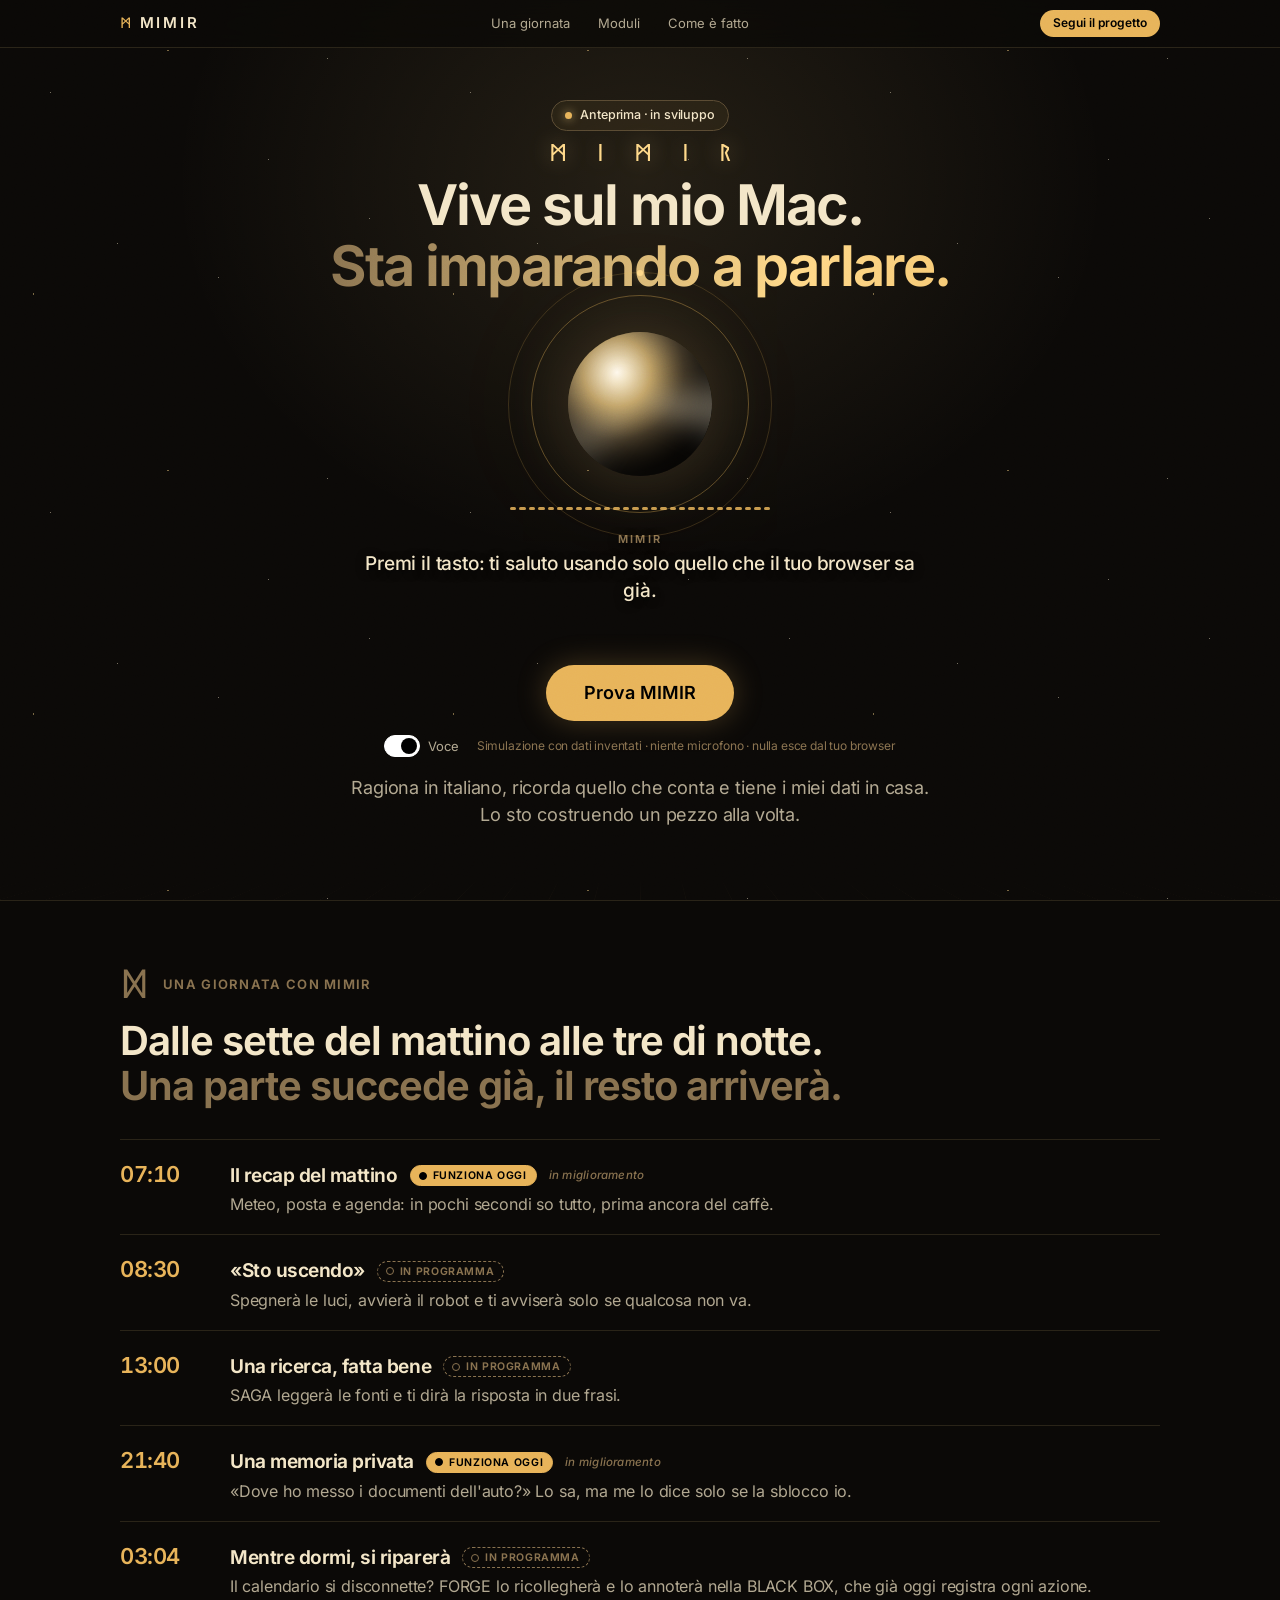
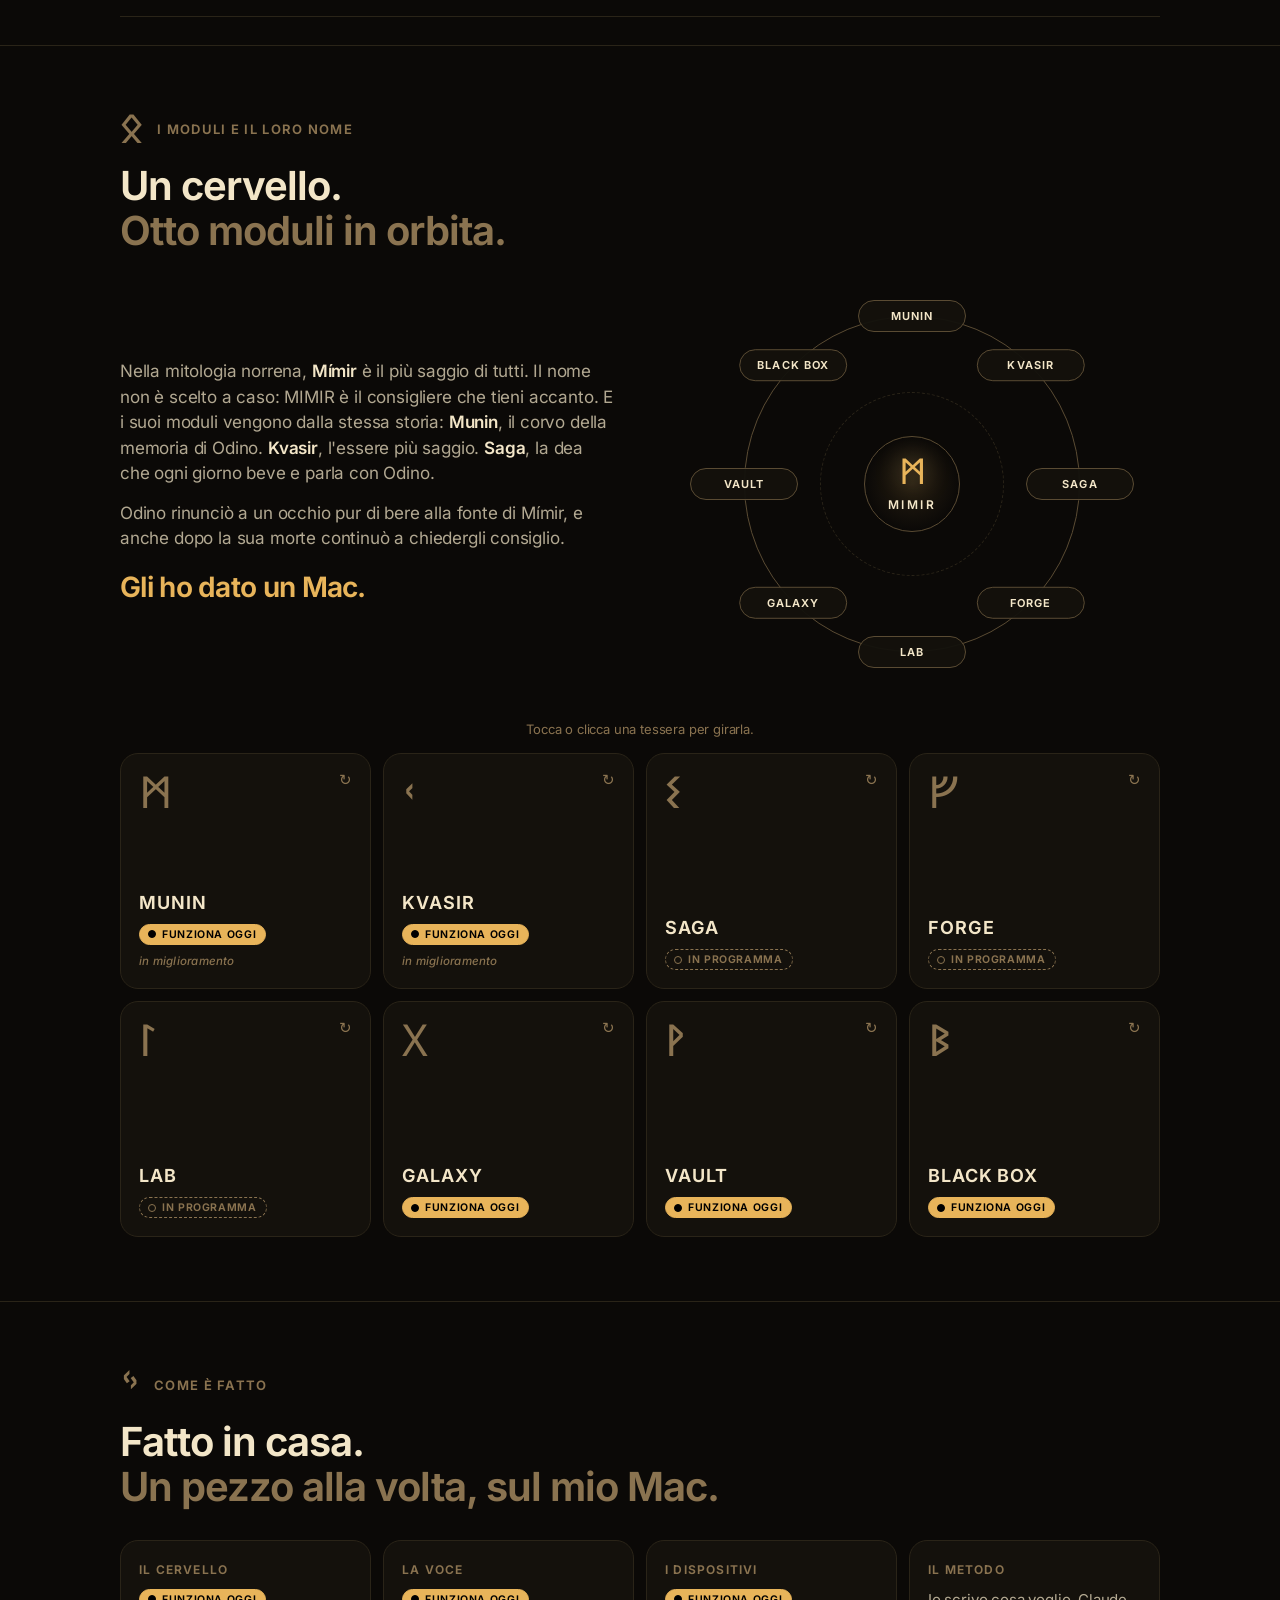
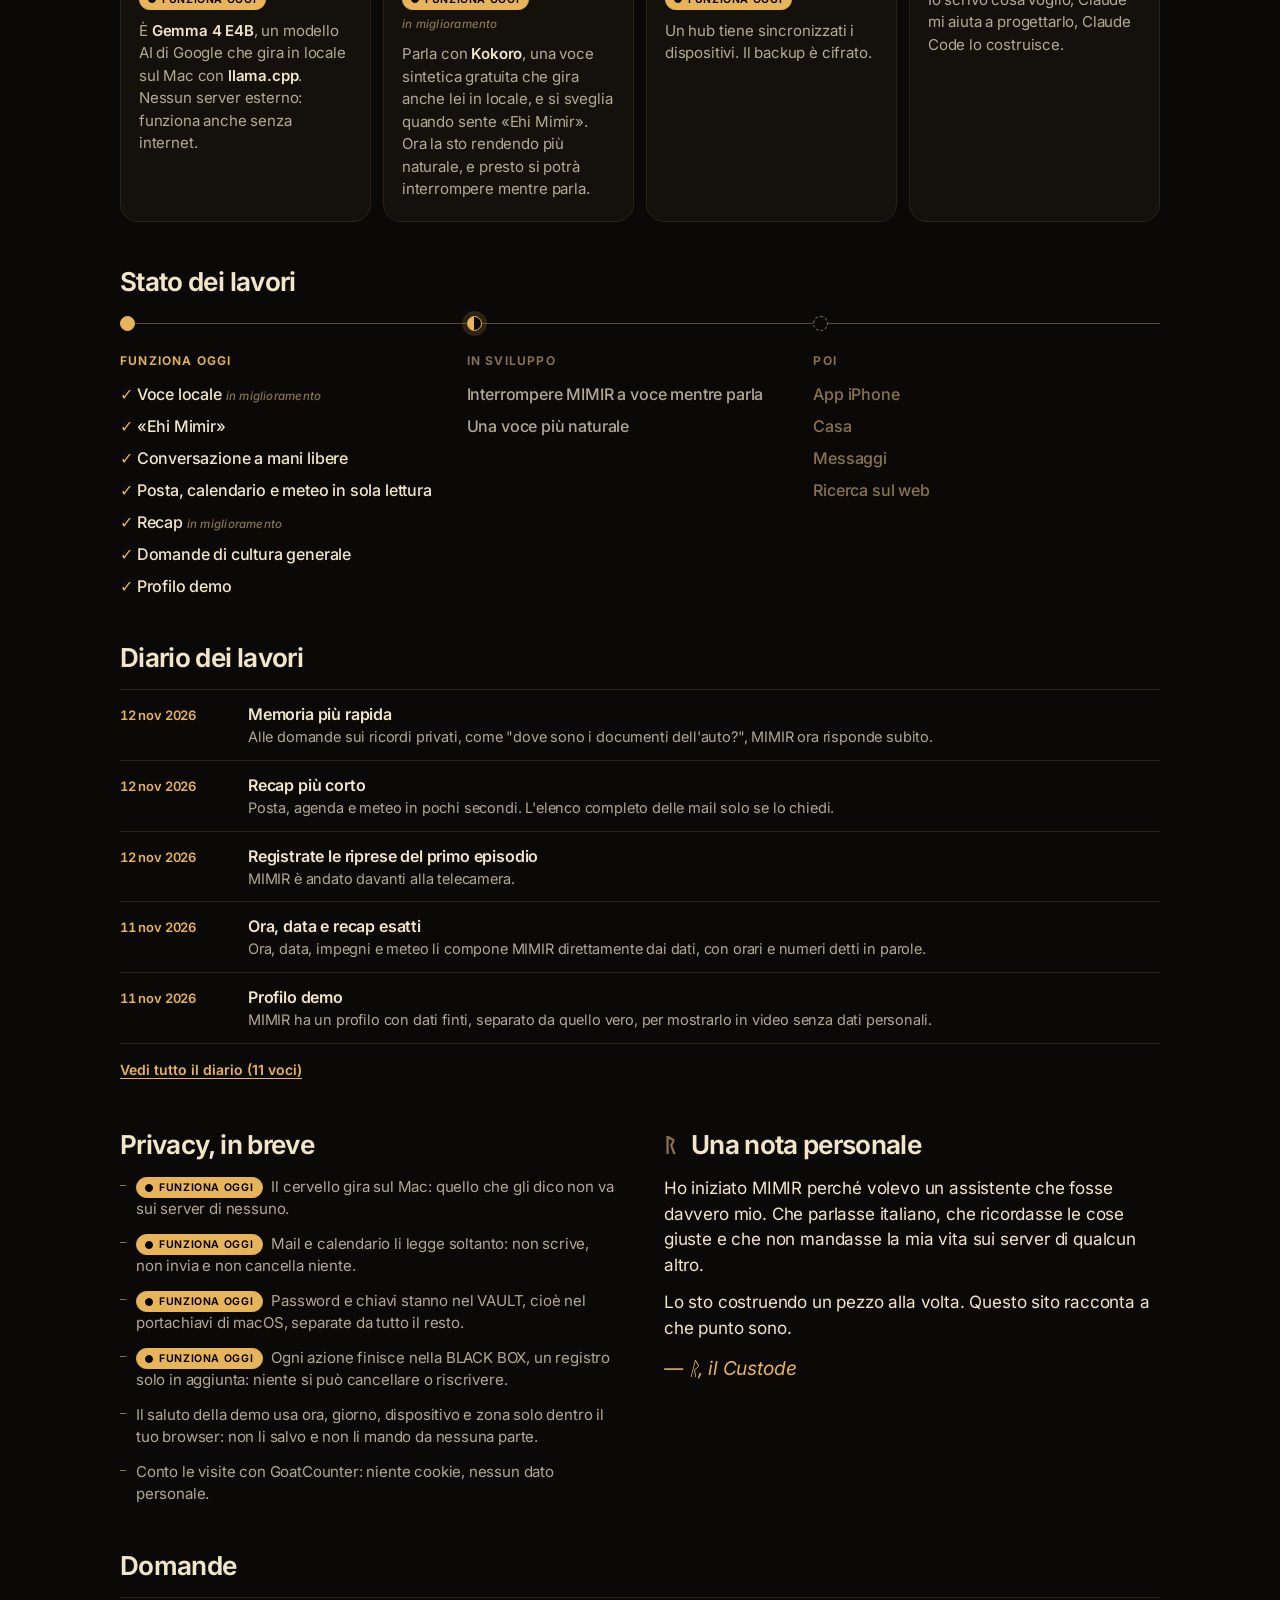
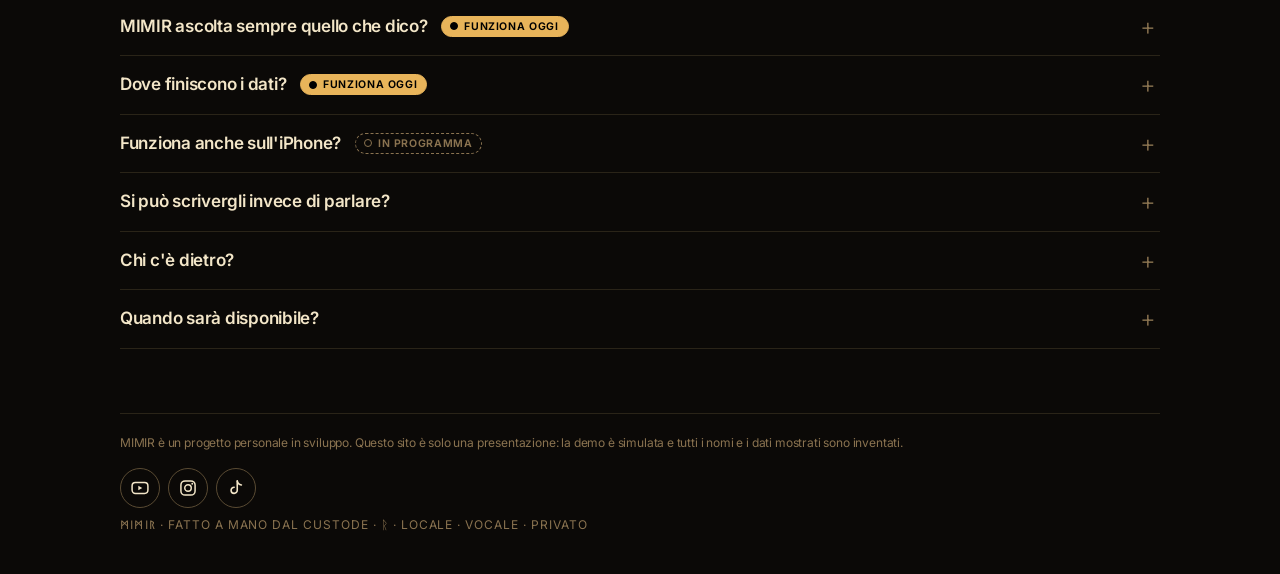
<file: index.html>
<!DOCTYPE html>
<html lang="it">
<head>
  <meta charset="UTF-8">
  <meta name="viewport" content="width=device-width, initial-scale=1.0">
  <title>MIMIR — Vive sul mio Mac. Sta imparando a parlare.</title>
  <meta name="description" content="MIMIR è l'assistente AI personale che sto costruendo: vive sul Mac, ragiona in italiano e tiene i dati in casa. Anteprima di un progetto in sviluppo.">
  <meta name="author" content="il Custode">
  <meta name="theme-color" content="#0b0907">
  <link rel="canonical" href="https://custode-mimir.github.io/">

  <!-- icona della scheda del browser: la runa ᛗ -->
  <link rel="icon" href="favicon.svg" type="image/svg+xml">
  <link rel="apple-touch-icon" href="apple-touch-icon.png">

  <!-- anteprima quando il link viene condiviso (LinkedIn, WhatsApp, ecc.) -->
  <meta property="og:type" content="website">
  <meta property="og:locale" content="it_IT">
  <meta property="og:site_name" content="MIMIR">
  <meta property="og:title" content="MIMIR — Vive sul mio Mac. Sta imparando a parlare.">
  <meta property="og:description" content="MIMIR è l'assistente AI personale che sto costruendo: vive sul Mac, ragiona in italiano e tiene i dati in casa. Anteprima di un progetto in sviluppo.">
  <meta property="og:url" content="https://custode-mimir.github.io/">
  <meta property="og:image" content="https://custode-mimir.github.io/og-image.png">
  <meta property="og:image:width" content="1200">
  <meta property="og:image:height" content="630">
  <meta property="og:image:alt" content="La runa ᛗ in oro e la scritta MIMIR su sfondo nero caldo">
  <meta name="twitter:card" content="summary_large_image">

  <!-- i font sono nella cartella fonts/: nessuna chiamata a Google -->
  <link rel="preload" href="fonts/inter-latin-wght-normal.woff2" as="font" type="font/woff2" crossorigin>
  <link rel="stylesheet" href="style.css">
  <script>
    // ricaricando la pagina si riparte sempre dall'inizio (niente posizione ricordata);
    // se invece arrivi con un link a una sezione (es. #stato), vai lì come sempre
    if ("scrollRestoration" in history) history.scrollRestoration = "manual";
    (function () {
      var nav = performance.getEntriesByType && performance.getEntriesByType("navigation")[0];
      if (!nav || nav.type !== "reload") return;
      if (location.hash) history.replaceState(null, "", location.pathname + location.search);
      var suInizio = function () { window.scrollTo({ top: 0, left: 0, behavior: "instant" }); };
      document.addEventListener("DOMContentLoaded", suInizio);
      window.addEventListener("load", suInizio);
    })();
    // su Mac, iPhone e iPad il sito usa il font di Apple (SF Pro), altrove Inter
    if (/Mac|iPhone|iPad/.test(navigator.platform || navigator.userAgent)) document.documentElement.classList.add("apple");
  </script>
</head>
<body>
  <!-- icone dei social, disegnate qui (niente immagini o script esterni). Si usano con <use href="#ico-..."> -->
  <svg class="sprite" aria-hidden="true" focusable="false">
    <symbol id="ico-youtube" viewBox="0 0 24 24"><rect x="2.5" y="5.5" width="19" height="13" rx="4" fill="none" stroke="currentColor" stroke-width="1.8"/><path d="M10 9.3v5.4l4.7-2.7z" fill="currentColor"/></symbol>
    <symbol id="ico-instagram" viewBox="0 0 24 24"><rect x="3.5" y="3.5" width="17" height="17" rx="5" fill="none" stroke="currentColor" stroke-width="1.8"/><circle cx="12" cy="12" r="3.9" fill="none" stroke="currentColor" stroke-width="1.8"/><circle cx="17.1" cy="6.9" r="1.1" fill="currentColor"/></symbol>
    <symbol id="ico-tiktok" viewBox="0 0 24 24"><path d="M13.5 3.5v11.2a3.7 3.7 0 1 1-3.7-3.7" fill="none" stroke="currentColor" stroke-width="1.9" stroke-linecap="round" stroke-linejoin="round"/><path d="M13.5 3.5c.4 2.7 2.3 4.5 5 4.8" fill="none" stroke="currentColor" stroke-width="1.9" stroke-linecap="round"/></symbol>
  </svg>

  <!-- ============ BARRA IN ALTO ============ -->
  <header class="nav">
    <div class="nav-inner">
      <a href="#top" class="logo"><span class="rune">ᛗ</span> MIMIR</a>
      <nav>
        <a href="#giornata">Una giornata</a>
        <a href="#moduli">Moduli</a>
        <a href="#come">Come è fatto</a>
      </nav>
      <div class="nav-right">
        <button class="nav-cta" id="segui-btn" type="button" aria-expanded="false" aria-controls="menu-social" data-goatcounter-click="segui-progetto">Segui il progetto</button>
        <div class="menu-social" id="menu-social" role="group" aria-label="MIMIR sui social" hidden><a class="social" href="https://www.youtube.com/@ehimimir" target="_blank" rel="noopener" aria-label="MIMIR su YouTube" title="YouTube" data-goatcounter-click="segui-youtube"><svg aria-hidden="true"><use href="#ico-youtube"></use></svg></a><a class="social" href="https://www.instagram.com/custode.mimir" target="_blank" rel="noopener" aria-label="MIMIR su Instagram" title="Instagram" data-goatcounter-click="segui-instagram"><svg aria-hidden="true"><use href="#ico-instagram"></use></svg></a><a class="social" href="https://www.tiktok.com/@ehimimir" target="_blank" rel="noopener" aria-label="MIMIR su TikTok" title="TikTok" data-goatcounter-click="segui-tiktok"><svg aria-hidden="true"><use href="#ico-tiktok"></use></svg></a></div>
        <button class="menu-btn" type="button" aria-expanded="false" aria-controls="menu-mobile">Capitoli</button>
      </div>
    </div>
    <!-- menu per telefono: i 4 capitoli -->
    <nav id="menu-mobile" class="menu-mobile" aria-label="Capitoli" hidden>
      <a href="#top"><span class="rune">ᛗ</span>Apertura · Prova MIMIR</a>
      <a href="#giornata"><span class="rune">ᛞ</span>Una giornata</a>
      <a href="#moduli"><span class="rune">ᛟ</span>I moduli e il loro nome</a>
      <a href="#come"><span class="rune">ᛃ</span>Come è fatto · Stato dei lavori</a>
    </nav>
  </header>

  <main>

    <!-- ============ ᛗ APERTURA = DEMO ============ -->
    <section id="top" class="hero chapter">
      <div class="hero-bg" aria-hidden="true">
        <div class="spotlight"></div>
        <div class="stars"></div>
        <div class="floor"></div>
      </div>

      <div class="hero-head">
        <p class="preview-badge"><span class="live-dot"></span> Anteprima · in sviluppo</p>
        <p class="rune-line ch-rune" aria-label="MIMIR scritto in rune">ᛗ ᛁ ᛗ ᛁ ᚱ</p>
        <h1>Vive sul mio Mac.<br><span class="shine">Sta imparando a parlare.</span></h1>
      </div>

      <!-- la demo: la sfera è il palco, sotto un sottotitolo come al cinema -->
      <div class="stage demo" id="demo">
        <div class="stage-orb" aria-hidden="true">
          <div class="orb-ring r1"></div>
          <div class="orb-ring r2"><i></i></div>
          <div class="orb-core"><div class="orb-sheen"></div></div>
        </div>
        <div class="wave" id="wave" aria-hidden="true"></div>
        <!-- la voce di MIMIR: gli audio di media/voce/ passano tutti da qui (vedi demo.js) -->
        <audio id="voce" preload="none" playsinline></audio>
        <p class="subtitle" aria-live="polite"><span class="sub-time" id="sub-time" hidden></span><b id="sub-who">MIMIR</b><span id="sub-text">Premi il tasto: ti saluto usando solo quello che il tuo browser sa già.</span></p>
        <p class="info-chip" id="demo-cards" aria-live="polite"></p>

        <div class="stage-actions">
          <button class="btn gold big" id="demo-play" type="button">Prova MIMIR</button>
          <button class="skip" id="demo-skip" type="button" hidden>Salta ›</button>
          <div class="end-bar" id="end-bar" hidden>
            <button class="btn gold" id="demo-again" type="button">Riprova</button>
            <span class="social-row" role="group" aria-label="MIMIR sui social"><a class="social" href="https://www.youtube.com/@ehimimir" target="_blank" rel="noopener" aria-label="MIMIR su YouTube" title="YouTube" data-goatcounter-click="segui-youtube"><svg aria-hidden="true"><use href="#ico-youtube"></use></svg></a><a class="social" href="https://www.instagram.com/custode.mimir" target="_blank" rel="noopener" aria-label="MIMIR su Instagram" title="Instagram" data-goatcounter-click="segui-instagram"><svg aria-hidden="true"><use href="#ico-instagram"></use></svg></a><a class="social" href="https://www.tiktok.com/@ehimimir" target="_blank" rel="noopener" aria-label="MIMIR su TikTok" title="TikTok" data-goatcounter-click="segui-tiktok"><svg aria-hidden="true"><use href="#ico-tiktok"></use></svg></a></span>
            <a class="btn ghost" href="#come">Scopri come è fatto ↓</a>
          </div>
          <div class="scene-bar" id="scene-bar" role="group" aria-label="Altre scene" hidden>
            <button class="scene" data-scene="saluto" type="button">Saluto</button>
            <button class="scene" data-scene="recap" type="button">Recap del mattino</button>
            <button class="scene" data-scene="casa" type="button">Casa</button>
            <button class="scene" data-scene="memoria" type="button">Memoria privata</button>
            <button class="scene" data-scene="anomalie" type="button">Anomalie della notte</button>
          </div>
        </div>
        <div class="stage-foot">
          <label class="switch"><input type="checkbox" id="voice-on" checked><i></i> Voce</label>
          <p class="note">Simulazione con dati inventati · niente microfono · nulla esce dal tuo browser</p>
        </div>
      </div>

      <p class="hero-sub">Ragiona in italiano, ricorda quello che conta e tiene i miei dati in casa.<br class="br-desk"> Lo sto costruendo un pezzo alla volta.</p>
    </section>

    <!-- ============ ᛞ UNA GIORNATA ============ -->
    <section id="giornata" class="band chapter">
      <div class="wrap">
        <p class="eyebrow"><span class="ch-rune rune" title="Runa Dagaz" aria-hidden="true">ᛞ</span>Una giornata con MIMIR</p>
        <h2 class="statement">Dalle sette del mattino alle tre di notte.<br><span class="soft">Una parte succede già, il resto arriverà.</span></h2>
        <ol class="day">
          <li><time>07:10</time><div><h3>Il recap del mattino <span class="tag tag-o">Funziona oggi</span><span class="improving">in miglioramento</span></h3><p>Meteo, posta e agenda: in pochi secondi so tutto, prima ancora del caffè.</p></div></li>
          <li><time>08:30</time><div><h3>«Sto uscendo» <span class="tag tag-p">In programma</span></h3><p>Spegnerà le luci, avvierà il robot e ti avviserà solo se qualcosa non va.</p></div></li>
          <li><time>13:00</time><div><h3>Una ricerca, fatta bene <span class="tag tag-p">In programma</span></h3><p>SAGA leggerà le fonti e ti dirà la risposta in due frasi.</p></div></li>
          <li><time>21:40</time><div><h3>Una memoria privata <span class="tag tag-o">Funziona oggi</span><span class="improving">in miglioramento</span></h3><p>«Dove ho messo i documenti dell'auto?» Lo sa, ma me lo dice solo se la sblocco io.</p></div></li>
          <li><time>03:04</time><div><h3>Mentre dormi, si riparerà <span class="tag tag-p">In programma</span></h3><p>Il calendario si disconnette? FORGE lo ricollegherà e lo annoterà nella BLACK BOX, che già oggi registra ogni azione.</p></div></li>
        </ol>
      </div>
    </section>

    <!-- ============ ᛟ MODULI + STORIA DEL NOME ============ -->
    <section id="moduli" class="band chapter">
      <div class="wrap">
        <p class="eyebrow"><span class="ch-rune rune" title="Runa Othala" aria-hidden="true">ᛟ</span>I moduli e il loro nome</p>
        <h2 class="statement">Un cervello.<br><span class="soft">Otto moduli in orbita.</span></h2>

        <div class="name-grid">
          <div class="name-story">
            <p class="story">Nella mitologia norrena, <b>Mímir</b> è il più saggio di tutti. Il nome non è scelto a caso: MIMIR è il consigliere che tieni accanto. E i suoi moduli vengono dalla stessa storia: <b>Munin</b>, il corvo della memoria di Odino. <b>Kvasir</b>, l'essere più saggio. <b>Saga</b>, la dea che ogni giorno beve e parla con Odino.</p>
            <p class="story">Odino rinunciò a un occhio pur di bere alla fonte di Mímir, e anche dopo la sua morte continuò a chiedergli consiglio.</p>
            <p class="story-punch">Gli ho dato un Mac.</p>
          </div>
          <div class="orbit" aria-hidden="true">
          <div class="orbit-ring o1"></div>
          <div class="orbit-ring o2"></div>
          <div class="orbit-center"><span class="orbit-rune rune">ᛗ</span><b>MIMIR</b></div>
          <div class="orbit-spin">
            <div class="node" style="--a:0deg"><span>MUNIN</span></div>
            <div class="node" style="--a:45deg"><span>KVASIR</span></div>
            <div class="node" style="--a:90deg"><span>SAGA</span></div>
            <div class="node" style="--a:135deg"><span>FORGE</span></div>
            <div class="node" style="--a:180deg"><span>LAB</span></div>
            <div class="node" style="--a:225deg"><span>GALAXY</span></div>
            <div class="node" style="--a:270deg"><span>VAULT</span></div>
            <div class="node" style="--a:315deg"><span>BLACK BOX</span></div>
          </div>
        </div>

        </div>

        <p class="cards-hint">Tocca o clicca una tessera per girarla.</p>
        <div class="modules">
          <button class="mod" type="button" aria-pressed="false" aria-label="MUNIN: gira la tessera" data-modulo="munin">
            <span class="mod-inner">
              <span class="mod-face mod-front">
                <span class="mod-top"><span class="mod-rune rune">ᛗ</span><span class="mod-flip" aria-hidden="true">↻</span></span>
                <b>MUNIN</b>
                <span class="tag tag-o">Funziona oggi</span><span class="improving">in miglioramento</span>
              </span>
              <span class="mod-face mod-back">
                <span class="mod-flip" aria-hidden="true">↻</span>
                <span class="mod-desc">Ricorda abitudini, preferenze e dove ho messo le cose. Le memorie private restano sotto chiave e si aprono solo se lo chiedo io.</span>
                <span class="mod-myth">Nel mito, Muninn è il corvo della memoria di Odino.</span>
              </span>
            </span>
          </button>
          <button class="mod" type="button" aria-pressed="false" aria-label="KVASIR: gira la tessera" data-modulo="kvasir">
            <span class="mod-inner">
              <span class="mod-face mod-front">
                <span class="mod-top"><span class="mod-rune rune">ᚲ</span><span class="mod-flip" aria-hidden="true">↻</span></span>
                <b>KVASIR</b>
                <span class="tag tag-o">Funziona oggi</span><span class="improving">in miglioramento</span>
              </span>
              <span class="mod-face mod-back">
                <span class="mod-flip" aria-hidden="true">↻</span>
                <span class="mod-desc">Risponde alle domande sul mondo: fatti, spiegazioni, definizioni. È la parte di MIMIR che sa le cose, non quella che ricorda di me.</span>
                <span class="mod-myth">Nel mito, Kvasir è l'essere più saggio di tutti.</span>
              </span>
            </span>
          </button>
          <button class="mod" type="button" aria-pressed="false" aria-label="SAGA: gira la tessera" data-modulo="saga">
            <span class="mod-inner">
              <span class="mod-face mod-front">
                <span class="mod-top"><span class="mod-rune rune">ᛊ</span><span class="mod-flip" aria-hidden="true">↻</span></span>
                <b>SAGA</b>
                <span class="tag tag-p">In programma</span>
              </span>
              <span class="mod-face mod-back">
                <span class="mod-flip" aria-hidden="true">↻</span>
                <span class="mod-desc">Quando non basta sapere, cercherà. Leggerà più fonti, le confronterà e ti riassumerà la risposta in poche frasi.</span>
                <span class="mod-myth">Nel mito, Sága è la dea che ogni giorno beve con Odino.</span>
              </span>
            </span>
          </button>
          <button class="mod" type="button" aria-pressed="false" aria-label="FORGE: gira la tessera" data-modulo="forge">
            <span class="mod-inner">
              <span class="mod-face mod-front">
                <span class="mod-top"><span class="mod-rune rune">ᚠ</span><span class="mod-flip" aria-hidden="true">↻</span></span>
                <b>FORGE</b>
                <span class="tag tag-p">In programma</span>
              </span>
              <span class="mod-face mod-back">
                <span class="mod-flip" aria-hidden="true">↻</span>
                <span class="mod-desc">Sarà l'officina di MIMIR: troverà i guasti e li riparerà, anche di notte. Se serve il tuo permesso, te lo chiederà con una soluzione già pronta.</span>
                <span class="mod-myth">La forgia: dove si costruisce e si aggiusta.</span>
              </span>
            </span>
          </button>
          <button class="mod" type="button" aria-pressed="false" aria-label="LAB: gira la tessera" data-modulo="lab">
            <span class="mod-inner">
              <span class="mod-face mod-front">
                <span class="mod-top"><span class="mod-rune rune">ᛚ</span><span class="mod-flip" aria-hidden="true">↻</span></span>
                <b>LAB</b>
                <span class="tag tag-p">In programma</span>
              </span>
              <span class="mod-face mod-back">
                <span class="mod-flip" aria-hidden="true">↻</span>
                <span class="mod-desc">Una stanza chiusa per gli esperimenti. Ogni modifica verrà provata qui, lontano dal resto, prima di toccare il sistema vero.</span>
                <span class="mod-myth">Prima si prova, poi si cambia.</span>
              </span>
            </span>
          </button>
          <button class="mod" type="button" aria-pressed="false" aria-label="GALAXY: gira la tessera" data-modulo="galaxy">
            <span class="mod-inner">
              <span class="mod-face mod-front">
                <span class="mod-top"><span class="mod-rune rune">ᚷ</span><span class="mod-flip" aria-hidden="true">↻</span></span>
                <b>GALAXY</b>
                <span class="tag tag-o">Funziona oggi</span>
              </span>
              <span class="mod-face mod-back">
                <span class="mod-flip" aria-hidden="true">↻</span>
                <span class="mod-desc">La memoria di MIMIR, mostrata sul Mac come una galassia: le categorie sono costellazioni, ogni ricordo è una stella.</span>
                <span class="mod-myth">Tutto quello che vedi, in un solo posto.</span>
              </span>
            </span>
          </button>
          <button class="mod" type="button" aria-pressed="false" aria-label="VAULT: gira la tessera" data-modulo="vault">
            <span class="mod-inner">
              <span class="mod-face mod-front">
                <span class="mod-top"><span class="mod-rune rune">ᚹ</span><span class="mod-flip" aria-hidden="true">↻</span></span>
                <b>VAULT</b>
                <span class="tag tag-o">Funziona oggi</span>
              </span>
              <span class="mod-face mod-back">
                <span class="mod-flip" aria-hidden="true">↻</span>
                <span class="mod-desc">Password e chiavi vivono nel portachiavi di macOS, separate da tutto il resto. Nemmeno i moduli di sviluppo possono aprirlo.</span>
                <span class="mod-myth">La cassaforte: chiusa per tutti.</span>
              </span>
            </span>
          </button>
          <button class="mod" type="button" aria-pressed="false" aria-label="BLACK BOX: gira la tessera" data-modulo="black-box">
            <span class="mod-inner">
              <span class="mod-face mod-front">
                <span class="mod-top"><span class="mod-rune rune">ᛒ</span><span class="mod-flip" aria-hidden="true">↻</span></span>
                <b>BLACK BOX</b>
                <span class="tag tag-o">Funziona oggi</span>
              </span>
              <span class="mod-face mod-back">
                <span class="mod-flip" aria-hidden="true">↻</span>
                <span class="mod-desc">Ogni azione di MIMIR viene annotata qui, solo in aggiunta: niente si può cancellare o riscrivere. So sempre cosa ha fatto, e quando.</span>
                <span class="mod-myth">Come la scatola nera di un aereo.</span>
              </span>
            </span>
          </button>
        </div>
      </div>
    </section>

    <!-- ============ ᛃ COME È FATTO + STATO + PRIVACY + NOTA + DOMANDE ============ -->
    <section id="come" class="band chapter">
      <div class="wrap">
        <p class="eyebrow"><span class="ch-rune rune" title="Runa Jera" aria-hidden="true">ᛃ</span>Come è fatto</p>
        <h2 class="statement">Fatto in casa.<br><span class="soft">Un pezzo alla volta, sul mio Mac.</span></h2>

        <div class="how">
          <article>
            <p class="how-label">Il cervello</p>
            <span class="tag tag-o">Funziona oggi</span>
            <p>È <b>Gemma 4 E4B</b>, un modello AI di Google che gira in locale sul Mac con <b>llama.cpp</b>. Nessun server esterno: funziona anche senza internet.</p>
          </article>
          <article>
            <p class="how-label">La voce</p>
            <span class="tag tag-o">Funziona oggi</span><span class="improving">in miglioramento</span>
            <p>Parla con <b>Kokoro</b>, una voce sintetica gratuita che gira anche lei in locale, e si sveglia quando sente «Ehi Mimir». Ora la sto rendendo più naturale, e presto si potrà interrompere mentre parla.</p>
          </article>
          <article>
            <p class="how-label">I dispositivi</p>
            <span class="tag tag-o">Funziona oggi</span>
            <p>Un hub tiene sincronizzati i dispositivi. Il backup è cifrato.</p>
          </article>
          <article>
            <p class="how-label">Il metodo</p>
            <p>Io scrivo cosa voglio, Claude mi aiuta a progettarlo, Claude Code lo costruisce.</p>
          </article>
        </div>


        <!-- «Stato dei lavori» (dal menu Capitoli: «Come è fatto · Stato dei lavori»).
             Le voci qui sotto e le etichette delle tessere sono una copia di stato.json:
             dati.js le aggiorna da quel file appena la pagina si apre. -->
        <div id="stato" class="anchor"></div>
        <h3 class="sub-statement">Stato dei lavori</h3>
        <ol class="roadmap">
          <li class="done">
            <p class="road-head"><i></i>Funziona oggi</p>
            <ul><li>Voce locale <span class="improving">in miglioramento</span></li><li>«Ehi Mimir»</li><li>Conversazione a mani libere</li><li>Posta, calendario e meteo in sola lettura</li><li>Recap <span class="improving">in miglioramento</span></li><li>Domande di cultura generale</li><li>Profilo demo</li></ul>
          </li>
          <li class="now">
            <p class="road-head"><i></i>In sviluppo</p>
            <ul><li>Interrompere MIMIR a voce mentre parla</li><li>Una voce più naturale</li></ul>
          </li>
          <li class="next">
            <p class="road-head"><i></i>Poi</p>
            <ul><li>App iPhone</li><li>Casa</li><li>Messaggi</li><li>Ricerca sul web</li></ul>
          </li>
        </ol>

        <!-- Diario dei lavori: le voci arrivano da diario.json (vedi dati.js), dalla più recente -->
        <div id="diario" class="diario" hidden>
          <h3 class="sub-statement">Diario dei lavori</h3>
          <ol class="diario-lista" id="diario-lista"></ol>
          <button class="diario-tutto" id="diario-tutto" type="button" hidden></button>
        </div>


        <div class="two-col">
          <div id="privacy" class="privacy">
            <h3 class="sub-statement">Privacy, in breve</h3>
            <ul class="privacy-list">
              <li><span class="tag tag-o">Funziona oggi</span>Il cervello gira sul Mac: quello che gli dico non va sui server di nessuno.</li>
              <li><span class="tag tag-o">Funziona oggi</span>Mail e calendario li legge soltanto: non scrive, non invia e non cancella niente.</li>
              <li><span class="tag tag-o">Funziona oggi</span>Password e chiavi stanno nel VAULT, cioè nel portachiavi di macOS, separate da tutto il resto.</li>
              <li><span class="tag tag-o">Funziona oggi</span>Ogni azione finisce nella BLACK BOX, un registro solo in aggiunta: niente si può cancellare o riscrivere.</li>
              <li>Il saluto della demo usa ora, giorno, dispositivo e zona solo dentro il tuo browser: non li salvo e non li mando da nessuna parte.</li>
              <li>Conto le visite con GoatCounter: niente cookie, nessun dato personale.</li>
            </ul>
          </div>

          <div id="nota" class="letter">
            <h3 class="sub-statement"><span class="rune">ᚱ</span> Una nota personale</h3>
            <p class="letter-text">Ho iniziato MIMIR perché volevo un assistente che fosse davvero mio. Che parlasse italiano, che ricordasse le cose giuste e che non mandasse la mia vita sui server di qualcun altro.</p>
            <p class="letter-text">Lo sto costruendo un pezzo alla volta. Questo sito racconta a che punto sono.</p>
            <p class="signature">— ᚱ, il Custode</p>
          </div>
        </div>

        <h3 class="sub-statement">Domande</h3>
        <div class="faq">
          <details><summary>MIMIR ascolta sempre quello che dico? <span class="tag tag-o">Funziona oggi</span></summary><p>No. Resta in ascolto silenzioso e si attiva solo quando sente «Ehi Mimir». Per ora, mentre parla, bisogna aspettare che finisca: l'interruzione è in sviluppo.</p></details>
          <details><summary>Dove finiscono i dati? <span class="tag tag-o">Funziona oggi</span></summary><p>Restano in casa, sul mio Mac: il cervello gira in locale e funziona anche senza internet. Mail e calendario li legge soltanto. Le AI in cloud le uso solo quando lo decido io.</p></details>
          <details><summary>Funziona anche sull'iPhone? <span class="tag tag-p">In programma</span></summary><p>Non ancora. L'idea: inizio una conversazione sul Mac e la riprendo dall'iPhone, senza ricominciare da capo.</p></details>
          <details><summary>Si può scrivergli invece di parlare?</summary><p>No, ed è una scelta precisa: MIMIR è solo vocale. Niente caselle di testo, niente tasti. Si parla e lui risponde, con una voce locale che sto rendendo più naturale.</p></details>
          <details><summary>Chi c'è dietro?</summary><p>Il Custode. Per ora preferisco lasciar parlare MIMIR.</p></details>
          <details><summary>Quando sarà disponibile?</summary><p>Per ora è il mio assistente. Se diventerà un'app per tutti, lo saprai seguendo il progetto.</p></details>
        </div>
      </div>
    </section>
  </main>

  <footer class="footer">
    <div class="wrap">
      <p>MIMIR è un progetto personale in sviluppo. Questo sito è solo una presentazione: la demo è simulata e tutti i nomi e i dati mostrati sono inventati.</p>
      <p class="social-row footer-social" role="group" aria-label="MIMIR sui social"><a class="social" href="https://www.youtube.com/@ehimimir" target="_blank" rel="noopener" aria-label="MIMIR su YouTube" title="YouTube" data-goatcounter-click="segui-youtube"><svg aria-hidden="true"><use href="#ico-youtube"></use></svg></a><a class="social" href="https://www.instagram.com/custode.mimir" target="_blank" rel="noopener" aria-label="MIMIR su Instagram" title="Instagram" data-goatcounter-click="segui-instagram"><svg aria-hidden="true"><use href="#ico-instagram"></use></svg></a><a class="social" href="https://www.tiktok.com/@ehimimir" target="_blank" rel="noopener" aria-label="MIMIR su TikTok" title="TikTok" data-goatcounter-click="segui-tiktok"><svg aria-hidden="true"><use href="#ico-tiktok"></use></svg></a></p>
      <p class="fine"><span class="rune">ᛗᛁᛗᛁᚱ</span> · Fatto a mano dal Custode · ᚱ · Locale · Vocale · Privato</p>
    </div>
  </footer>

  <script src="demo.js"></script>
  <script src="site.js"></script>
  <!-- etichette dei moduli e stato dei lavori da stato.json, diario da diario.json -->
  <script src="dati.js"></script>
  <!-- statistiche: GoatCounter (mimir-site), niente cookie e nessun dato personale. Vedi contatore.js -->
  <script src="contatore.js"></script>
</body>
</html>
</file>
<file: style.css>
/* ============ Colori: i colori dell'intro dell'app MIMIR (D-040) ============ */
:root {
  --bg: #0b0907;           /* nero caldo: lo sfondo di tutto il sito */
  --bg-raise: #14110c;     /* riquadri appena sopra lo sfondo */
  --cream: #f3e6c8;        /* crema: il colore del testo */
  --cream-soft: rgba(243, 230, 200, 0.72); /* crema più tenue per i paragrafi */
  --gold: #e8b45a;         /* oro principale: pallino «in ascolto», runa attiva, onda, etichette */
  --gold-light: #ffd98a;   /* oro chiaro: solo bagliori e luci (sfera, onda che parla) */
  --gold-dim: #8a7350;     /* oro spento: scritte secondarie, «In programma» */
  --bronze: #5a4b33;       /* bronzo: bordi e note */
  --bronze-dark: #2a2418;  /* bronzo scuro: linee e bordi tenui */

  --radius: 22px;
  --font: "Inter", "Helvetica Neue", Arial, sans-serif; /* Inter dalla cartella fonts/ */
  --runic: "Noto Sans Runic", "Segoe UI Historic", "Apple Symbols", serif; /* solo per le rune */
  --mono: ui-monospace, "SF Mono", Menlo, Consolas, monospace;
  --ease: cubic-bezier(0.22, 1, 0.36, 1);

  --level: 0; /* quanto "parla" MIMIR nella demo: 0 = zitto, 1 = parla (lo cambia demo.js) */
}

/* ============ Font (salvati nella cartella fonts/, niente Google) ============ */
@font-face {
  font-family: "Inter"; font-style: normal; font-weight: 100 900; font-display: swap;
  src: url("fonts/inter-latin-wght-normal.woff2") format("woff2-variations"), url("fonts/inter-latin-wght-normal.woff2") format("woff2");
  unicode-range: U+0000-00FF, U+0131, U+0152-0153, U+02BB-02BC, U+02C6, U+02DA, U+02DC, U+0304, U+0308, U+0329, U+2000-206F, U+20AC, U+2122, U+2191, U+2193, U+2212, U+2215, U+FEFF, U+FFFD;
}
@font-face {
  font-family: "Inter"; font-style: normal; font-weight: 100 900; font-display: swap;
  src: url("fonts/inter-latin-ext-wght-normal.woff2") format("woff2-variations"), url("fonts/inter-latin-ext-wght-normal.woff2") format("woff2");
  unicode-range: U+0100-02BA, U+02BD-02C5, U+02C7-02CC, U+02CE-02D7, U+02DD-02FF, U+1D00-1DBF, U+1E00-1E9F, U+1EF2-1EFF, U+2020, U+20A0-20AB, U+20AD-20C0, U+2113, U+2C60-2C7F, U+A720-A7FF;
}
@font-face {
  font-family: "Inter"; font-style: italic; font-weight: 100 900; font-display: swap;
  src: url("fonts/inter-latin-wght-italic.woff2") format("woff2-variations"), url("fonts/inter-latin-wght-italic.woff2") format("woff2");
  unicode-range: U+0000-00FF, U+0131, U+0152-0153, U+02BB-02BC, U+02C6, U+02DA, U+02DC, U+0304, U+0308, U+0329, U+2000-206F, U+20AC, U+2122, U+2191, U+2193, U+2212, U+2215, U+FEFF, U+FFFD;
}
@font-face {
  font-family: "Noto Sans Runic"; font-style: normal; font-weight: 400; font-display: swap;
  src: url("fonts/noto-sans-runic-runic-400-normal.woff2") format("woff2");
  unicode-range: U+16A0-16FF;
}

/* su Mac e iPhone usiamo il font di Apple (SF Pro); la classe "apple" la mette index.html */
.apple { --font: -apple-system, "SF Pro Display", "SF Pro Text", "Inter", sans-serif; }

/* ============ Base ============ */
* { box-sizing: border-box; margin: 0; padding: 0; }
html { scroll-behavior: smooth; scroll-padding-top: 56px; }
body {
  background: var(--bg); color: var(--cream);
  font-family: var(--font); font-size: 17px; line-height: 1.5; letter-spacing: -0.01em;
  -webkit-font-smoothing: antialiased; overflow-x: hidden;
}
a { color: inherit; text-decoration: none; }
h1, h2, h3 { font-weight: 650; letter-spacing: -0.025em; }
.wrap { width: min(1040px, calc(100% - 40px)); margin: 0 auto; }
.soft { color: var(--gold-dim); }
.rune { font-family: var(--runic); font-weight: 400; letter-spacing: .1em; }

@keyframes spin { to { transform: rotate(360deg); } }
@keyframes fadein { from { opacity: 0; transform: translateY(6px); } }
@keyframes blink { 50% { opacity: .35; } }

/* grana leggera, come una pellicola */
body::after {
  content: ""; position: fixed; inset: 0; z-index: 50; pointer-events: none; opacity: .06; mix-blend-mode: overlay;
  background-image: url("data:image/svg+xml,%3Csvg xmlns='http://www.w3.org/2000/svg' width='160' height='160'%3E%3Cfilter id='n'%3E%3CfeTurbulence type='fractalNoise' baseFrequency='.9' numOctaves='2' stitchTiles='stitch'/%3E%3C/filter%3E%3Crect width='100%25' height='100%25' filter='url(%23n)'/%3E%3C/svg%3E");
}

/* ============ Barra in alto ============ */
.nav {
  position: fixed; top: 0; left: 0; right: 0; z-index: 10; height: 48px;
  background: rgba(11, 9, 7, 0.8);
  backdrop-filter: saturate(160%) blur(20px); -webkit-backdrop-filter: saturate(160%) blur(20px);
  border-bottom: 1px solid var(--bronze-dark);
}
.nav-inner { width: min(1040px, calc(100% - 40px)); height: 100%; margin: 0 auto; display: flex; align-items: center; justify-content: space-between; gap: 20px; }
.logo { color: var(--cream); font-weight: 600; font-size: 15px; letter-spacing: 0.18em; white-space: nowrap; }
.logo .rune { color: var(--gold); letter-spacing: 0; margin-right: 2px; }
.nav nav { display: flex; gap: 28px; }
.nav nav a { color: var(--cream-soft); font-size: 13px; letter-spacing: 0; transition: color .2s; }
.nav nav a:hover { color: var(--cream); }
.nav-right { display: flex; align-items: center; gap: 10px; }
.nav-cta { white-space: nowrap; font: 600 12px/1.2 var(--font); color: #000; background: var(--gold); padding: 6px 13px; border-radius: 980px; border: 0; cursor: pointer; }
.nav-right { position: relative; }

/* ============ Social (icone disegnate nel sito, crema → oro col mouse) ============ */
.sprite { position: absolute; width: 0; height: 0; overflow: hidden; }
.social {
  display: inline-flex; align-items: center; justify-content: center; width: 40px; height: 40px; border-radius: 50%;
  color: var(--cream); border: 1px solid var(--bronze); transition: color .2s, border-color .2s, background .2s;
}
.social svg { width: 20px; height: 20px; }
.social:hover, .social:focus-visible { color: var(--gold); border-color: var(--gold); background: rgba(232, 180, 90, .08); }
.social-row { display: inline-flex; align-items: center; gap: 8px; }
.menu-social {
  position: absolute; top: calc(100% + 12px); right: 0; z-index: 11; display: flex; gap: 8px; padding: 10px;
  background: rgba(11, 9, 7, .97); border: 1px solid var(--bronze-dark); border-radius: 16px; box-shadow: 0 12px 30px rgba(0,0,0,.5);
}
.menu-social[hidden] { display: none; }
.footer-social { display: flex; margin: 16px 0 4px; }
.nav-cta:hover { background: var(--gold-light); }
.menu-btn {
  display: none; align-items: center; gap: 6px; font: 500 12px/1 var(--font); color: var(--cream); cursor: pointer;
  background: transparent; border: 1px solid var(--bronze); padding: 6px 12px; border-radius: 980px;
}
.menu-btn::after { content: "▾"; font-size: 10px; transition: transform .25s; }
.menu-btn[aria-expanded="true"]::after { transform: rotate(180deg); }
.nav .menu-mobile {
  display: block; position: fixed; top: 48px; left: 0; right: 0; z-index: 9;
  background: rgba(11, 9, 7, .97); border-bottom: 1px solid var(--bronze-dark); padding: 6px 20px 14px;
}
.nav .menu-mobile[hidden] { display: none; }
.nav .menu-mobile a {
  display: flex; align-items: center; gap: 16px; padding: 13px 0; color: var(--cream); font-size: 18px; font-weight: 500;
  border-bottom: 1px solid var(--bronze-dark);
}
.nav .menu-mobile a:last-child { border-bottom: 0; }
.menu-mobile .rune { width: 26px; font-size: 22px; text-align: center; color: var(--gold-dim); letter-spacing: 0; }
.nav .menu-mobile a.active .rune { color: var(--gold); }

/* ============ Bottoni ============ */
.btn {
  display: inline-flex; align-items: center; justify-content: center; gap: 8px;
  min-height: 46px; padding: 0 26px; border-radius: 980px; border: 0; cursor: pointer;
  font: 600 16px/1 var(--font); letter-spacing: 0;
  transition: background .25s, transform .25s var(--ease), box-shadow .25s, opacity .25s;
}
.btn.gold { background: var(--gold); color: #000; box-shadow: 0 0 30px rgba(232, 180, 90, .25); }
.btn.gold:hover { background: var(--gold-light); box-shadow: 0 0 44px rgba(255, 217, 138, .4); }
.btn.ghost { background: transparent; color: var(--gold); border: 1px solid var(--gold); }
.btn.ghost:hover { background: rgba(232, 180, 90, .1); }
.btn.big { min-height: 56px; padding: 0 38px; font-size: 18px; }
.btn:active { transform: scale(.97); }

/* ============ Etichette di stato ============ */
.tag {
  display: inline-flex; align-items: center; gap: 6px; width: fit-content; white-space: nowrap; vertical-align: middle;
  font-family: var(--font); font-size: 10.5px; font-weight: 650; letter-spacing: .06em; text-transform: uppercase; font-style: normal;
  padding: 3px 9px 3px 8px; border-radius: 980px; border: 1px solid currentColor; line-height: 1.25;
}
.tag::before { content: ""; width: 6px; height: 6px; border-radius: 50%; border: 1.5px solid currentColor; flex: none; }
/* Funziona oggi: pieno oro, testo nero */
.tag-o { background: var(--gold); border-color: var(--gold); color: #000; }
.tag-o::before { background: currentColor; }
/* In sviluppo: solo contorno oro */
.tag-s { color: var(--gold); }
.tag-s::before { background: linear-gradient(90deg, currentColor 50%, transparent 50%); }
/* In programma: oro spento, tratteggiato */
.tag-p { color: var(--gold-dim); border-style: dashed; }
/* «Funziona oggi» ma lo sto migliorando: riga piccola accanto o sotto l'etichetta */
.improving { font-size: 11.5px; font-weight: 500; font-style: italic; letter-spacing: .02em; color: var(--gold-dim); text-transform: none; }
.tag + .improving { margin-left: 8px; }
.day h3 .tag + .improving, .mod-front .tag + .improving, .how .tag + .improving { margin-left: 0; }
.how article .improving { margin-top: -4px; }

/* ============ Capitoli ============ */
.band { padding: 64px 0; position: relative; overflow: hidden; border-top: 1px solid var(--bronze-dark); }
.eyebrow {
  display: flex; align-items: center; gap: 14px;
  font-size: 13px; font-weight: 650; letter-spacing: 0.1em; text-transform: uppercase; color: var(--gold-dim); margin-bottom: 14px;
}
.ch-rune { font-family: var(--runic); font-size: 40px; line-height: 1; color: var(--gold-dim); letter-spacing: 0; text-transform: none; transition: color .6s, text-shadow .6s; }
.ch-rune.active { color: var(--gold); text-shadow: 0 0 22px rgba(255, 217, 138, .4); }
.statement { font-size: clamp(26px, 3.4vw, 40px); line-height: 1.12; max-width: 820px; margin-bottom: 30px; color: var(--cream); }
.sub-statement { font-size: clamp(20px, 2.2vw, 26px); line-height: 1.2; margin: 44px 0 16px; color: var(--cream); }
.sub-statement .rune { color: var(--gold-dim); font-size: .95em; margin-right: 6px; }
.anchor { height: 0; scroll-margin-top: 56px; }

/* ============ ᛗ Apertura = Demo ============ */
.hero {
  position: relative; overflow: hidden; min-height: 100vh; min-height: 100svh;
  display: flex; flex-direction: column; align-items: center; justify-content: center; gap: 18px;
  text-align: center; padding: 68px 20px 40px;
}
.hero-bg { position: absolute; inset: 0; z-index: 0; pointer-events: none; }
.hero > *:not(.hero-bg) { position: relative; z-index: 1; }
.spotlight {
  position: absolute; left: 50%; top: -30%; width: 1100px; height: 900px; transform: translateX(-50%);
  background: radial-gradient(ellipse at center, rgba(255, 217, 138, .10) 0%, rgba(255, 217, 138, 0) 60%);
}
.stars {
  position: absolute; inset: 0; opacity: .45;
  background-image:
    radial-gradient(1px 1px at 12% 22%, #f3e6c8 50%, transparent 51%),
    radial-gradient(1px 1px at 78% 14%, #f3e6c8 50%, transparent 51%),
    radial-gradient(1px 1px at 64% 38%, #f3e6c8 50%, transparent 51%),
    radial-gradient(1px 1px at 28% 58%, #f3e6c8 50%, transparent 51%),
    radial-gradient(1px 1px at 88% 52%, #f3e6c8 50%, transparent 51%),
    radial-gradient(1.5px 1.5px at 40% 12%, #ffd98a 50%, transparent 51%),
    radial-gradient(1.5px 1.5px at 8% 70%, #ffd98a 50%, transparent 51%),
    radial-gradient(1px 1px at 52% 66%, #f3e6c8 50%, transparent 51%);
  background-size: 420px 420px; animation: twinkle 6s ease-in-out infinite alternate;
}
@keyframes twinkle { to { opacity: .2; } }
.floor {
  position: absolute; left: -50%; right: -50%; bottom: -8%; height: 46%;
  background-image: linear-gradient(rgba(232, 180, 90, .10) 1px, transparent 1px), linear-gradient(90deg, rgba(232, 180, 90, .10) 1px, transparent 1px);
  background-size: 64px 64px; transform: perspective(520px) rotateX(64deg); transform-origin: bottom center;
  -webkit-mask-image: linear-gradient(to top, #000 0%, transparent 80%); mask-image: linear-gradient(to top, #000 0%, transparent 80%);
  animation: floor 5s linear infinite;
}
@keyframes floor { to { background-position: 0 64px; } }

.hero-head { display: flex; flex-direction: column; align-items: center; gap: 10px; }
.preview-badge {
  display: inline-flex; align-items: center; gap: 8px; padding: 5px 13px; border-radius: 980px;
  border: 1px solid var(--bronze); background: rgba(232, 180, 90, .06); color: var(--cream); font-size: 12.5px; font-weight: 500;
}
.live-dot { display: inline-block; width: 7px; height: 7px; border-radius: 50%; background: var(--gold); box-shadow: 0 0 10px rgba(255, 217, 138, .7); animation: blink 2s ease-in-out infinite; }
.rune-line { font-size: 24px; letter-spacing: .5em; margin-left: .5em; color: var(--cream); text-shadow: 0 0 18px rgba(255, 217, 138, .3); }
.rune-line.active { color: var(--gold-light); }
.hero h1 { font-size: clamp(30px, 4.6vw, 56px); line-height: 1.08; letter-spacing: -0.035em; color: var(--cream); }
.shine {
  background: linear-gradient(100deg, #8a7350 0%, #ffd98a 30%, #e8b45a 55%, #f3e6c8 80%, #8a7350 100%);
  background-size: 250% 100%; -webkit-background-clip: text; background-clip: text; color: transparent;
  animation: shine 8s linear infinite;
}
@keyframes shine { to { background-position: -250% 0; } }
.hero-sub { font-size: clamp(15px, 1.6vw, 18px); line-height: 1.45; color: var(--cream-soft); max-width: 640px; }

/* palco della demo */
.stage { width: min(640px, 100%); display: flex; flex-direction: column; align-items: center; gap: 10px; }
.stage-orb { position: relative; width: clamp(110px, 16vh, 180px); aspect-ratio: 1; margin: 18px 0 8px; animation: float 7s ease-in-out infinite; }
@keyframes float { 50% { transform: translateY(-8px); } }
.orb-ring { position: absolute; border-radius: 50%; border: 1px solid rgba(232, 180, 90, .35); animation: ring 18s linear infinite; }
.orb-ring.r1 { inset: -26%; --tilt: rotateX(74deg) rotateY(0deg); }
.orb-ring.r2 { inset: -42%; --tilt: rotateX(78deg) rotateY(18deg); border-color: rgba(232, 180, 90, .18); animation-duration: 30s; animation-direction: reverse; }
.orb-ring i { position: absolute; top: -3px; left: 50%; width: 6px; height: 6px; margin-left: -3px; border-radius: 50%; background: var(--gold-light); box-shadow: 0 0 12px var(--gold-light); }
@keyframes ring {
  from { transform: perspective(900px) var(--tilt) rotateZ(0deg); }
  to   { transform: perspective(900px) var(--tilt) rotateZ(360deg); }
}
.wave { display: flex; align-items: center; justify-content: center; gap: 3px; height: 28px; width: min(260px, 70%); }
.wave i { flex: 1; height: 3px; background: var(--gold); border-radius: 3px; opacity: .85; transition: height .12s, background .3s; }
.demo.speaking .wave i { background: var(--gold-light); box-shadow: 0 0 8px rgba(255, 217, 138, .55); }
.subtitle { min-height: 4.6em; max-width: 560px; font-size: clamp(16px, 1.8vw, 19px); line-height: 1.4; color: var(--cream); font-weight: 500; text-shadow: 0 2px 10px rgba(0,0,0,.8); }
.subtitle b { display: block; font-size: 11px; font-weight: 650; letter-spacing: .2em; color: var(--gold-dim); margin-bottom: 4px; }
.sub-time { display: block; font-size: 12px; font-weight: 600; letter-spacing: .08em; font-variant-numeric: tabular-nums; color: var(--gold); margin-bottom: 2px; }
.sub-time[hidden] { display: none; }
.subtitle .caret { display: inline-block; width: .5em; height: 1em; margin-left: 2px; vertical-align: -0.12em; background: var(--gold); animation: blink 1s steps(2) infinite; }
.info-chip { min-height: 26px; font-size: 13px; color: var(--gold); letter-spacing: .02em; }
.info-chip:not(:empty) { padding: 4px 12px; border: 1px solid var(--bronze); border-radius: 980px; background: rgba(232, 180, 90, .06); animation: fadein .4s var(--ease); }
.stage-actions { display: flex; flex-direction: column; align-items: center; gap: 12px; min-height: 56px; }
.skip { background: none; border: 0; color: var(--gold-dim); font: 600 14px/1 var(--font); cursor: pointer; padding: 8px 12px; }
.skip:hover { color: var(--gold); }
.scene-bar { display: flex; flex-wrap: wrap; justify-content: center; gap: 6px; }
.scene-bar[hidden], .skip[hidden], #demo-play[hidden], .end-bar[hidden] { display: none; }
.end-bar { display: flex; flex-wrap: wrap; justify-content: center; align-items: center; gap: 10px; }
.scene {
  border: 1px solid var(--bronze); background: transparent; color: var(--cream); cursor: pointer;
  font: 500 13.5px/1 var(--font); padding: 9px 14px; border-radius: 980px; transition: background .25s, color .25s, border-color .25s;
}
.scene:hover { border-color: var(--gold); }
.scene.active { background: var(--gold); border-color: var(--gold); color: #000; }
.stage-foot { display: flex; flex-wrap: wrap; align-items: center; justify-content: center; gap: 8px 18px; margin-top: 4px; }
.note { color: var(--gold-dim); font-size: 12px; }
.switch:has(input:disabled) { opacity: .5; cursor: default; }
.switch { display: inline-flex; align-items: center; gap: 8px; color: var(--cream-soft); font-size: 13px; cursor: pointer; }
.switch input { position: absolute; opacity: 0; pointer-events: none; }
.switch i { width: 36px; height: 22px; border-radius: 11px; background: var(--bronze-dark); border: 1px solid var(--bronze); position: relative; transition: background .25s; }
.switch i::after { content: ""; position: absolute; top: 2px; left: 2px; width: 16px; height: 16px; border-radius: 50%; background: var(--cream); transition: transform .25s var(--ease), background .25s; }
.switch input:checked + i { background: #fff; border-color: #fff; }  /* interruttore acceso: bianco */
.switch input:checked + i::after { transform: translateX(14px); background: #000; }
.switch input:focus-visible + i { outline: 2px solid var(--gold); outline-offset: 2px; }

/* ============ La sfera di MIMIR (CSS, al posto del reattore) ============ */
.orb-core {
  position: relative; width: 100%; aspect-ratio: 1; border-radius: 50%; overflow: hidden;
  background: radial-gradient(circle at 34% 28%, #fffaf0 0%, #f3e6c8 7%, #c9a96a 24%, #5a4b33 48%, #1a150e 72%, #0b0907 100%);
  box-shadow:
    inset -18px -24px 50px rgba(0,0,0,.85),
    inset 10px 14px 34px rgba(255, 230, 190, .16),
    0 0 calc(70px + var(--level) * 80px) rgba(255, 217, 138, calc(.18 + var(--level) * .3)),
    0 0 200px rgba(255, 217, 138, .07);
  /* Safari (iPhone): isolation + translateZ tengono il riflesso dentro la sfera.
     translateZ sta nello stesso transform dello scale, così la sfera "respira" ancora con la voce. */
  isolation: isolate;
  -webkit-transform: translateZ(0) scale(calc(1 + var(--level) * .07));
  transform: translateZ(0) scale(calc(1 + var(--level) * .07));
  transition: transform .18s ease-out, box-shadow .18s ease-out;
}
.orb-sheen {
  position: absolute; inset: -25%; border-radius: 50%;
  background: conic-gradient(from 0deg, transparent 0 18%, rgba(255, 240, 210, .4) 26%, transparent 34% 58%, rgba(255, 240, 210, .2) 66%, transparent 74%);
  filter: blur(12px); mix-blend-mode: screen;
  /* il riflesso è grande il 150% della sfera: un cerchio del 33,4% coincide con il bordo della sfera
     (serve a Safari, che con blur + mix-blend-mode ignora overflow e lo taglia al quadrato) */
  -webkit-clip-path: circle(33.4% at 50% 50%); clip-path: circle(33.4% at 50% 50%);
  animation: spin 9s linear infinite;
}

/* ============ ᛞ Una giornata (compatta) ============ */
/* su computer meno vuoto sotto la giornata (su telefono vale il padding di .band) */
#giornata { padding-bottom: 28px; }
.day { list-style: none; border-top: 1px solid var(--bronze-dark); }
.day li { display: grid; grid-template-columns: 90px 1fr; gap: 20px; padding: 18px 0; border-bottom: 1px solid var(--bronze-dark); align-items: baseline; }
.day time { font-size: 22px; font-weight: 600; font-variant-numeric: tabular-nums; color: var(--gold); letter-spacing: -0.02em; }
.day h3 { font-size: 19px; display: flex; flex-wrap: wrap; align-items: center; gap: 6px 12px; margin-bottom: 2px; }
.day p { color: var(--cream-soft); font-size: 16px; }

/* ============ ᛟ Moduli + storia del nome ============ */
.name-grid { display: grid; grid-template-columns: 1fr 1fr; gap: 48px; align-items: center; margin-bottom: 36px; }
.story { font-size: 17px; color: var(--cream-soft); margin-bottom: 14px; }
.story b { color: var(--cream); font-weight: 600; }
.story-punch { font-size: clamp(22px, 2.4vw, 28px); font-weight: 650; letter-spacing: -0.025em; color: var(--gold); margin-top: 6px; }

.orbit { position: relative; width: min(400px, 100%); aspect-ratio: 1; margin: 0 auto; container-type: inline-size; }
.orbit-ring { position: absolute; border-radius: 50%; border: 1px solid var(--bronze-dark); }
.orbit-ring.o1 { inset: 8%; border-color: var(--bronze); }
.orbit-ring.o2 { inset: 27%; border-style: dashed; animation: spin 80s linear infinite reverse; }
.orbit-center {
  position: absolute; inset: 38%; display: flex; flex-direction: column; align-items: center; justify-content: center; gap: 6px; color: var(--cream);
  border-radius: 50%; border: 1px solid var(--bronze); background: radial-gradient(circle, rgba(232, 180, 90, .12), transparent 70%);
}
.orbit-rune { font-size: 9cqw; line-height: 1; color: var(--gold); text-shadow: 0 0 26px rgba(255, 217, 138, .45); letter-spacing: 0; }
.orbit-center b { font-size: 3cqw; letter-spacing: .2em; font-weight: 600; }
.orbit-spin { position: absolute; inset: 0; animation: spin 240s linear infinite; } /* molto lenta: un giro ogni 4 minuti */
.node { position: absolute; left: 50%; top: 50%; width: 0; height: 0; transform: rotate(var(--a)) translateY(-42cqw) rotate(calc(-1 * var(--a))); }
.node span {
  position: absolute; left: -54px; top: -16px; width: 108px; height: 32px; display: grid; place-items: center;
  font-size: 11px; font-weight: 650; letter-spacing: .1em; color: var(--cream);
  background: rgba(20, 17, 12, .95); border: 1px solid var(--bronze); border-radius: 980px;
  animation: spin 240s linear infinite reverse; /* resta dritto mentre gira */
}
/* col mouse sopra l'orbita si ferma, così i nomi si leggono */
.orbit:hover .orbit-spin, .orbit:hover .node span, .orbit:hover .orbit-ring.o2 { animation-play-state: paused; }

/* tessere dei moduli: uguali su computer e telefono.
   Davanti: runa, nome, etichetta. Dietro: descrizione e nota mitologica.
   Clic, tocco, Invio o Spazio = la tessera si gira (una alla volta, vedi site.js). */
.cards-hint { text-align: center; color: var(--gold-dim); font-size: 13px; margin-bottom: 14px; }
.modules { display: grid; grid-template-columns: repeat(4, 1fr); gap: 12px; }
.mod {
  position: relative; height: 236px; padding: 0; border: 0; background: none; cursor: pointer;
  font: inherit; color: inherit; text-align: left; perspective: 1200px; -webkit-tap-highlight-color: transparent;
}
.mod-inner {
  position: relative; display: block; width: 100%; height: 100%;
  transform-style: preserve-3d; transition: transform .8s cubic-bezier(.3, 1.3, .45, 1);
}
.mod.open .mod-inner { transform: rotateY(180deg); }
/* su computer, col mouse sopra: leggera inclinazione 3D, per far capire che si gira */
@media (hover: hover) {
  .mod:not(.open):hover .mod-inner { transform: rotateY(-14deg) rotateX(4deg); }
  .mod:hover .mod-front { border-color: var(--bronze); }
  .mod:hover .mod-flip { color: var(--gold); }
}
/* la prima volta che le tessere arrivano sullo schermo, la prima fa da sola mezzo giro e torna */
.mod.peek .mod-inner { animation: peek 1.9s cubic-bezier(.45, 0, .25, 1) 1; }
@keyframes peek { 0% { transform: none; } 38%, 62% { transform: rotateY(180deg); } 100% { transform: none; } }
.mod-face {
  position: absolute; inset: 0; display: flex; flex-direction: column; gap: 8px; padding: 18px; border-radius: 18px; overflow: hidden;
  -webkit-backface-visibility: hidden; backface-visibility: hidden;
}
.mod-front { background: var(--bg-raise); border: 1px solid var(--bronze-dark); transition: border-color .4s; }
.mod-back { transform: rotateY(180deg); background: var(--cream); justify-content: center; }
.mod:focus-visible { outline: none; }
.mod:focus-visible .mod-face { outline: 2px solid var(--gold); outline-offset: 3px; }
.mod-top { display: flex; justify-content: space-between; align-items: flex-start; margin-bottom: auto; }
.mod-rune { font-size: 44px; line-height: 1; color: var(--gold-dim); letter-spacing: 0; transition: color .4s; }
.mod:hover .mod-rune { color: var(--gold); }
.mod-flip { font-size: 15px; line-height: 1; color: var(--gold-dim); transition: color .3s; }
.mod-back .mod-flip { position: absolute; top: 14px; right: 16px; color: var(--bronze); }
.mod b { font-size: 18px; font-weight: 650; letter-spacing: 0.05em; color: var(--cream); }
.mod-desc { font-size: 13.5px; line-height: 1.42; color: #1a150e; }
.mod-myth { margin-top: 10px; padding-top: 8px; border-top: 1px solid rgba(26, 21, 14, .2); font-size: 12px; line-height: 1.3; color: var(--bronze); font-style: italic; }

@media (max-width: 900px) {
  .modules { grid-template-columns: repeat(2, 1fr); }
}
@media (max-width: 700px) {
  .modules { gap: 10px; }
  .mod { height: 204px; }
  .mod-face { padding: 14px; gap: 6px; border-radius: 16px; }
  .mod-rune { font-size: 34px; }
  .mod b { font-size: 16px; }
  .mod-desc { font-size: 12px; line-height: 1.36; }
  .mod-myth { margin-top: 8px; padding-top: 7px; font-size: 11px; }
}
@media (max-width: 380px) {
  .mod-desc { font-size: 11.5px; line-height: 1.33; }
  .mod-face { padding: 12px; }
}

/* ============ ᛃ Come è fatto, Stato dei lavori, privacy, nota, domande ============ */
.how { display: grid; grid-template-columns: repeat(4, 1fr); gap: 12px; }
.how article { background: var(--bg-raise); border: 1px solid var(--bronze-dark); border-radius: 18px; padding: 20px 18px; display: flex; flex-direction: column; gap: 10px; }
.how-label { font-size: 12px; font-weight: 650; letter-spacing: .1em; text-transform: uppercase; color: var(--gold-dim); }
.how article > p:last-child { color: var(--cream-soft); font-size: 15px; }
.how b { color: var(--cream); font-weight: 600; }

.roadmap { list-style: none; display: grid; grid-template-columns: repeat(3, 1fr); margin-top: 26px; }
.roadmap > li { position: relative; padding: 28px 24px 0 0; border-top: 1px solid var(--bronze); }
.road-head { display: flex; align-items: center; gap: 10px; font-size: 12px; font-weight: 650; letter-spacing: .1em; text-transform: uppercase; color: var(--gold-dim); margin-bottom: 12px; }
.road-head i { position: absolute; top: -8px; left: 0; width: 15px; height: 15px; border-radius: 50%; border: 1.5px solid var(--gold); background: var(--bg); }
.done .road-head i { background: var(--gold); }
.now .road-head i { background: linear-gradient(90deg, var(--gold) 50%, var(--bg) 50%); box-shadow: 0 0 0 5px rgba(232, 180, 90, .15); }
.next .road-head i { border-style: dashed; border-color: var(--gold-dim); }
.done .road-head { color: var(--gold); }
.roadmap ul { list-style: none; display: flex; flex-direction: column; gap: 8px; }
.roadmap ul li { font-size: 16px; font-weight: 500; }
.done ul li { color: var(--cream); }
.done ul li::before { content: "✓  "; color: var(--gold); }
.now ul li { color: var(--cream-soft); }
.next ul li { color: var(--gold-dim); }

.two-col { display: grid; grid-template-columns: 1fr 1fr; gap: 48px; }
.privacy-list { list-style: none; display: flex; flex-direction: column; gap: 12px; }
.privacy-list li { color: var(--cream-soft); font-size: 15px; padding-left: 16px; position: relative; }
.privacy-list li::before { content: ""; position: absolute; left: 0; top: .62em; width: 6px; height: 1px; background: var(--gold-dim); }
.privacy-list .tag { margin-right: 8px; }
.letter-text { font-size: 17px; line-height: 1.5; color: var(--cream); margin-bottom: 12px; }
.signature { font-size: 19px; font-style: italic; color: var(--gold); margin-top: 14px; }

.faq details { border-bottom: 1px solid var(--bronze-dark); }
.faq details:first-child { border-top: 1px solid var(--bronze-dark); }
.faq summary { list-style: none; cursor: pointer; padding: 16px 36px 16px 0; position: relative; font-size: 17px; font-weight: 600; letter-spacing: -0.015em; color: var(--cream); }
.faq summary::-webkit-details-marker { display: none; }
.faq summary::after { content: "+"; position: absolute; right: 4px; top: 50%; transform: translateY(-50%); font-size: 24px; font-weight: 300; color: var(--gold-dim); transition: transform .3s var(--ease); }
.faq details[open] summary::after { transform: translateY(-50%) rotate(45deg); }
.faq summary .tag { margin-left: 10px; position: relative; top: -1px; }
.faq details p { color: var(--cream-soft); padding: 0 36px 18px 0; max-width: 680px; font-size: 15.5px; }

.footer { color: var(--gold-dim); font-size: 12px; padding: 0 0 40px; }
.footer .wrap { border-top: 1px solid var(--bronze-dark); padding-top: 20px; }
.footer .fine { margin-top: 8px; letter-spacing: .08em; text-transform: uppercase; }

/* ============ Diario dei lavori (da diario.json) ============ */
.diario[hidden] { display: none; }
.diario-lista { list-style: none; border-top: 1px solid var(--bronze-dark); }
.diario-lista li { display: grid; grid-template-columns: 110px 1fr; gap: 18px; padding: 12px 0; border-bottom: 1px solid var(--bronze-dark); align-items: baseline; }
.diario-lista time { font-size: 13px; font-weight: 600; font-variant-numeric: tabular-nums; color: var(--gold); white-space: nowrap; }
.diario-lista h4 { font-size: 16px; font-weight: 600; color: var(--cream); }
.diario-lista p { font-size: 14.5px; color: var(--cream-soft); }
.diario-extra { display: none !important; }
.diario.aperto .diario-extra { display: grid !important; }
.diario-tutto { margin-top: 12px; background: none; border: 0; padding: 6px 0; color: var(--gold); font: 600 14px/1.2 var(--font); cursor: pointer; text-decoration: underline; text-underline-offset: 3px; }
.diario-tutto[hidden] { display: none; }

/* ============ Telefono e tablet ============ */
@media (max-width: 900px) {
  .how { grid-template-columns: 1fr 1fr; }
  .name-grid { grid-template-columns: 1fr; gap: 28px; }
  .orbit { width: min(380px, 100%); }
}
@media (max-width: 700px) {
  body { font-size: 16px; }
  .band { padding: 44px 0; }
  #giornata { padding-bottom: 44px; }
  .statement { margin-bottom: 22px; }
  .sub-statement { margin: 34px 0 12px; }
  .logo { letter-spacing: .12em; font-size: 14px; }
  .nav-cta, .menu-btn { font-size: 11.5px; padding: 6px 10px; }
  .orbit { width: min(300px, 100%); }
  .name-grid { gap: 18px; margin-bottom: 26px; }
  .story { font-size: 15.5px; }
  .how { gap: 8px; }
  .how article { padding: 14px 16px; gap: 8px; }
  /* tappe in riga, separate da un punto, per occupare meno spazio */
  .roadmap ul { flex-direction: row; flex-wrap: wrap; gap: 4px 0; }
  .roadmap ul li { font-size: 15px; }
  .roadmap ul li:not(:last-child)::after { content: " · "; white-space: pre; color: var(--gold-dim); }
  .done ul li::before { content: ""; }
  .roadmap > li { padding-bottom: 16px; }
  .privacy-list { gap: 8px; }
  .privacy-list li { font-size: 14.5px; }
  .letter-text { font-size: 16px; }
  .faq summary { font-size: 16px; padding: 13px 34px 13px 0; }
  .nav nav { display: none; }
  .menu-btn { display: inline-flex; }
  .nav-cta { padding: 6px 11px; }
  .br-desk { display: none; }
  .hero { gap: 12px; padding: 60px 18px 28px; }
  .end-bar { gap: 8px; }
  .end-bar .btn { min-height: 42px; padding: 0 16px; font-size: 15px; }
  .rune-line { font-size: 20px; }
  .stage-orb { margin: 12px 0 6px; }
  .subtitle { min-height: 5.6em; }
  .day li { grid-template-columns: 60px 1fr; gap: 12px; padding: 14px 0; }
  .diario-lista li { grid-template-columns: 1fr; gap: 2px; }
  .day time { font-size: 17px; }
  .day h3 { font-size: 16.5px; }
  .day p { font-size: 14.5px; line-height: 1.4; }
  .ch-rune { font-size: 32px; }
  .how { grid-template-columns: 1fr; }
  .how article { padding: 16px; }
  .roadmap { grid-template-columns: 1fr; border-left: 1px solid var(--bronze); margin-left: 7px; }
  .roadmap > li { border-top: 0; padding: 0 0 22px 24px; }
  .road-head i { top: 1px; left: -8px; }
  .two-col { grid-template-columns: 1fr; gap: 0; }
  .node { transform: rotate(var(--a)) translateY(-38cqw) rotate(calc(-1 * var(--a))); }
  .node span { left: -40px; top: -13px; width: 80px; height: 26px; font-size: 9px; letter-spacing: .06em; }
}
/* schermi bassi (iPhone piccoli): sfera più piccola, così il tasto si vede subito */
@media (max-height: 700px) {
  .stage-orb { width: 96px; margin: 10px 0 4px; }
  .hero { gap: 10px; }
}
@media (max-height: 600px) {
  .hero { gap: 6px; padding-top: 56px; }
  .hero-head { gap: 6px; }
  .rune-line { font-size: 17px; }
  .hero h1 { font-size: 27px; }
  .stage-orb { width: 72px; margin: 8px 0 2px; }
  .wave { height: 18px; }
  .subtitle { min-height: 4.2em; font-size: 15px; }
  .info-chip { min-height: 0; }
  .btn.big { min-height: 50px; }
}
@media (prefers-reduced-motion: reduce) {
  html { scroll-behavior: auto; }
  *, *::before, *::after { animation: none !important; transition: none !important; }
}
</file>
